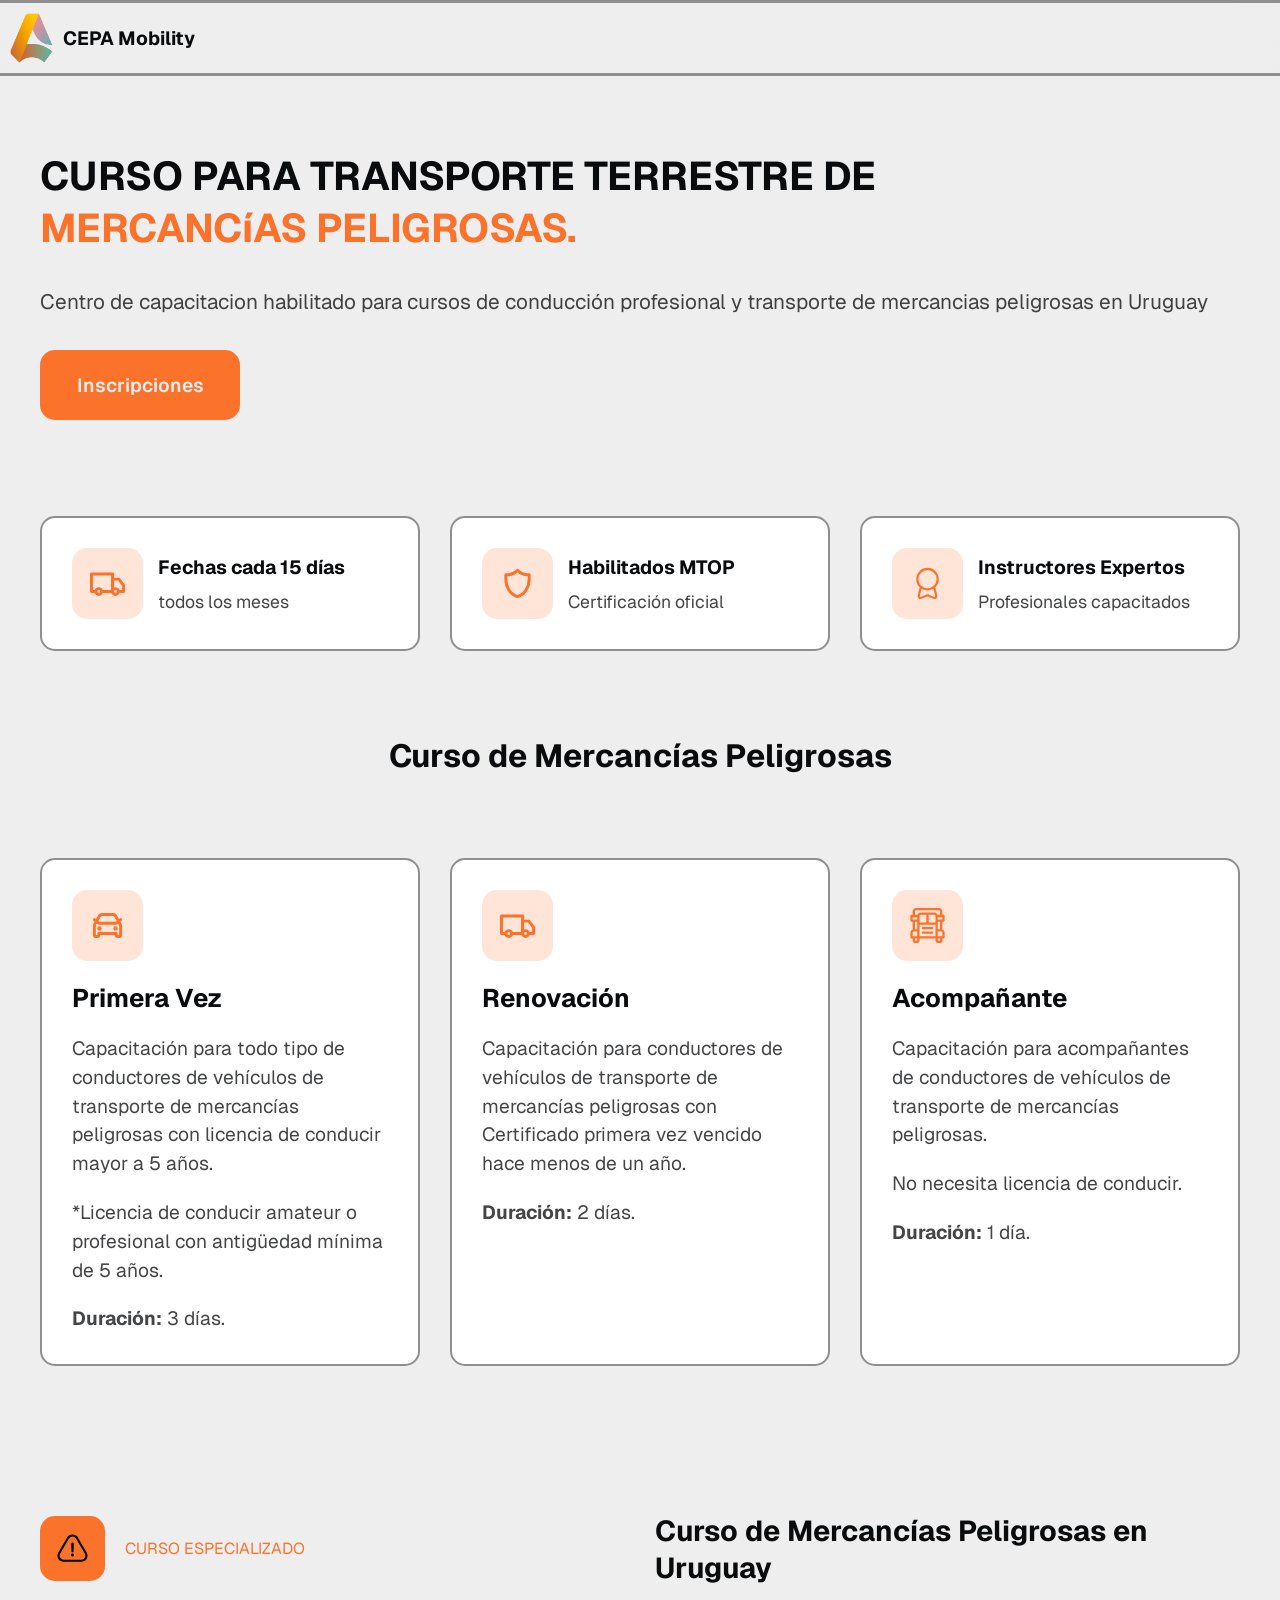
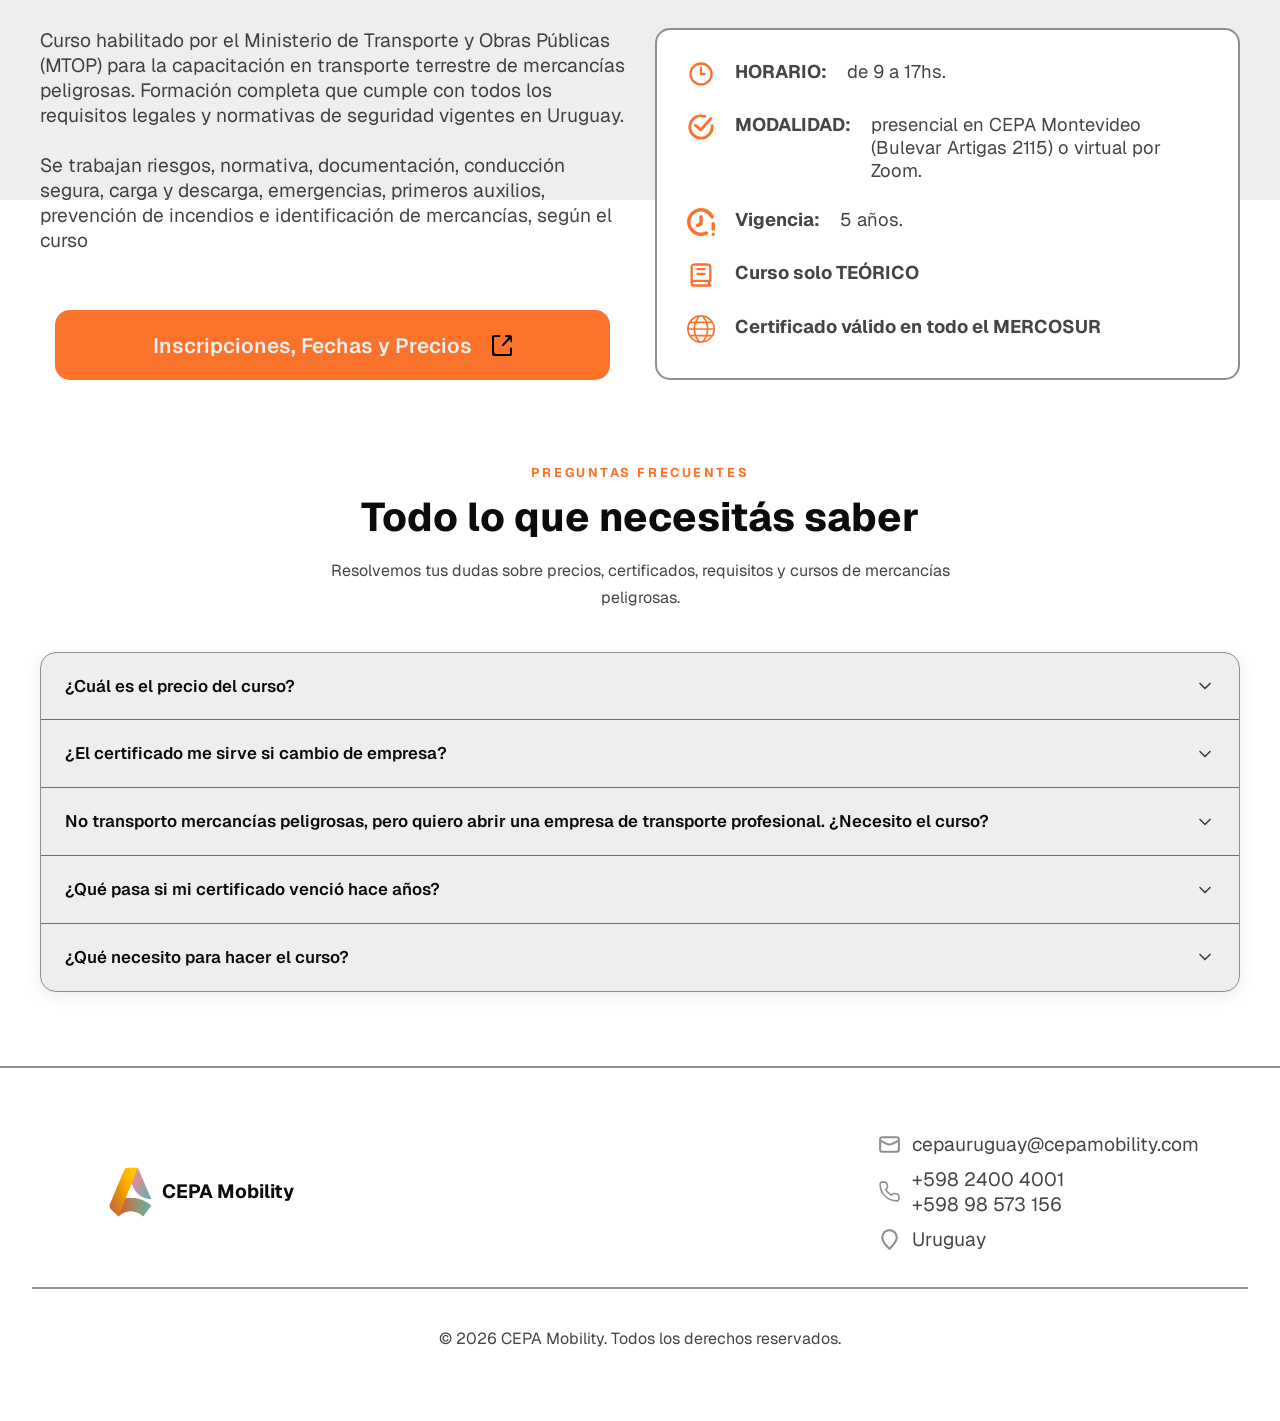
<file: index.html>
<!doctype html>
<html lang="es">
  <head>
    <meta charset="utf-8">
    <meta name="keywords" content="curso mercancías peligrosas Uruguay, curso MTOP, transporte cargas peligrosas, certificación conductores Uruguay">

    <!-- Autor -->
    <meta name="author" content="CEPA Mobility">
    <meta name="description" content="Curso de mercancías peligrosas en Uruguay. Capacitación para conductores, primera vez, renovación y acompañantes. Consultá fechas, precios e inscripción en CEPA Mobility.">

    <!-- Open Graph (redes sociales) -->
    <meta property="og:title" content="Curso de Mercancías Peligrosas en Uruguay | CEPA Mobility">
    <meta property="og:description" content="Capacitación en mercancías peligrosas para conductores y acompañantes. Consultá modalidades, requisitos, fechas y precios.">
    <meta property="og:image" content="https://mercanciaspeligrosascepa.uy/assets/logo_cepa.png">
    <meta property="og:type" content="website">
    <meta property="og:url" content="https://mercanciaspeligrosascepa.uy/">
    <meta name="viewport" content="width=device-width, initial-scale=1.0">

    <!-- Twitter -->
    <meta name="twitter:card" content="summary_large_image">

    <link rel="icon" type="image/x-icon" href="/assets/logo_cepa.png">

    <!-- Canonical -->
    <link rel="canonical" href="https://mercanciaspeligrosascepa.uy/">
    <link rel="stylesheet" href="css/styles.css" />
    <title>Curso de Mercancías Peligrosas en Uruguay | CEPA Mobility</title>

    <script type="application/ld+json">
      {
        "@context": "https://schema.org",
        "@graph": [
          {
            "@type": "Organization",
            "@id": "https://mercanciaspeligrosascepa.uy/#organization",
            "name": "CEPA Mobility",
            "url": "https://mercanciaspeligrosascepa.uy/",
            "logo": "https://mercanciaspeligrosascepa.uy/assets/logo_cepa.png"
          },
          {
            "@type": "Course",
            "@id": "https://mercanciaspeligrosascepa.uy/#curso",
            "name": "Curso de Mercancías Peligrosas en Uruguay",
            "description": "Curso para el transporte terrestre de mercancías peligrosas en Uruguay, con capacitación y certificación.",
            "provider": {
              "@id": "https://mercanciaspeligrosascepa.uy/#organization"
            },
            "inLanguage": "es-UY"
          }
        ]
      }
    </script>
  </head>
  <body>
    <div class="background"></div>
    <!-- Background -->

    <header class="header">
      <a href="/#">
        <div class="logo">
          <img loading="lazy" src="assets/logo_cepa.png" alt="Logo" />
          <h2 class="title"> CEPA Mobility </h2>
        </div>
      </a>
    </header>

    <section id="hero" class="hero">
      <h1 class="title">
        CURSO PARA TRANSPORTE TERRESTRE DE <span>MERCANCíAS PELIGROSAS.</span>
      </h1>

      <p class="aboutMe">
        Centro de capacitacion habilitado para cursos de conducción profesional
        y transporte de mercancias peligrosas en Uruguay
      </p>

      <div class="btns">
        <a href="#inscriptions" class="cursesBtn">
            Inscripciones
        </a>
      </div>

      <div class="cardContainer">
        <div class="item">
          <div class="logo">
            <img loading="lazy" src="assets/truck.svg" alt="Cursos completos de mercancías peligrosaas" />
          </div>
          <div class="dataContainer">
            <span class="title">Fechas cada 15 días</span>
            <span class="info">todos los meses</span>
          </div>
        </div>
        <div class="item">
          <div class="logo">
            <img loading="lazy" src="assets/shield.svg" alt="Habilitados para dictar cursos de mercancías peligrosas" />
          </div>
          <div class="dataContainer">
            <span class="title">Habilitados MTOP</span>
            <span class="info">Certificación oficial</span>
          </div>
        </div>
        <div class="item">
          <div class="logo">
            <img loading="lazy" src="assets/medal.svg" alt="Expertos en mercancías peligrosas" />
          </div>
          <div class="dataContainer">
            <span class="title">Instructores Expertos</span>
            <span class="info">Profesionales capacitados</span>
          </div>
        </div>
      </div>
    </section>
      
    <section id="dangerous-materials">
      <h2 class="title"> Curso de Mercancías Peligrosas </h2>
      <div class="cardContainer">
        <div class="item">
          <div class="logo">
            <img loading="lazy" src="assets/car.svg" alt="Primera vez curso mercancías peligrosas" />
          </div>
          <h3 class="title">Primera Vez</h3>
          <span class="info">
            Capacitación para todo tipo de conductores de vehículos de
            transporte de mercancías peligrosas con licencia de conducir mayor a
            5 años.
          </span>
          <span class="info">*Licencia de conducir amateur o profesional con antigüedad mínima de 5 años.</span>
          <span class="info"><b>Duración:</b> 3 días.</span>
        </div>
        <div class="item">
          <div class="logo">
            <img loading="lazy" src="assets/truck.svg" alt="Renovación curso mercancías peligrosas" />
          </div>
          <h3 class="title">Renovación</h3>
          <span class="info">
            Capacitación para conductores de vehículos de transporte de
            mercancías peligrosas con Certificado primera vez vencido hace menos
            de un año.
          </span>
          <span class="info"><b>Duración:</b> 2 días.</span>
        </div>
        <div class="item">
          <div class="logo">
            <img loading="lazy" src="assets/tritren.svg" alt="Curso acompañante mercancías peligrosas" />
          </div>
          <h3 class="title">Acompañante</h3>
          <span class="info">
            Capacitación para acompañantes de conductores de vehículos de
            transporte de mercancías peligrosas.
          </span>
          <span class="info">No necesita licencia de conducir.</span>
          <span class="info"><b>Duración:</b> 1 día.</span>
        </div>
      </div>
    </section> 

    <section id="inscriptions">
      <p class="subtitle">
        <span class="logo">
          <img loading="lazy" src="assets/alert.svg" alt="dangerous" />
        </span>
        CURSO ESPECIALIZADO
      </p>
      <h2 class="title">Curso de Mercancías Peligrosas en Uruguay</h2>
      <p class="info">
        Curso habilitado por el Ministerio de Transporte y Obras Públicas (MTOP)
        para la capacitación en transporte terrestre de mercancías peligrosas. Formación
        completa que cumple con todos los requisitos legales y normativas de
        seguridad vigentes en Uruguay.
        <br>
        <br>
        Se trabajan riesgos, normativa, documentación, conducción segura, carga y descarga, emergencias, primeros auxilios, prevención de incendios e identificación de mercancías, según el curso
      </p>
      <div class="card">
        <span class="listed">
          <img loading="lazy" src="assets/clock.svg" alt="list" />
          <b>HORARIO: </b>de 9 a 17hs.
        </span>
        <span class="listed">
          <img loading="lazy" src="assets/list.svg" alt="list" />
          <b>MODALIDAD: </b>presencial en CEPA Montevideo (Bulevar Artigas 2115) o virtual por Zoom.
        </span>
        <span class="listed">
          <img loading="lazy" src="assets/expire.svg" alt="list" />
          <b>Vigencia: </b>5 años.
        </span>
        <span class="listed">
          <img loading="lazy" src="assets/book.svg" alt="list" />
          <b>Curso solo TEÓRICO</b>
        </span>
        <span class="listed">
          <img loading="lazy" src="assets/world.svg" alt="list" />
          <b>Certificado válido en todo el MERCOSUR</b>
        </span>
      </div>
      <div class="btn">
        <a
          href="https://cepamobility.uy/#elementor-tab-title-2401"
        >
            Inscripciones, Fechas y Precios
            <img loading="lazy" src="assets/send.svg" alt="Inscribirse en nuestros cursos de mercancías peligrosas" />
        </a>
      </div>
    </section>

    <section id="faq" class="faq">
      <div class="faq__container">

        <div class="faq__header">
          <p class="faq__eyebrow">Preguntas frecuentes</p>

          <h2 class="faq__title">
            Todo lo que necesitás saber
          </h2>

          <p class="faq__description">
            Resolvemos tus dudas sobre precios, certificados,
            requisitos y cursos de mercancías peligrosas.
          </p>
        </div>

        <div class="faq__accordion">

          <!-- Pregunta 1 -->
          <article class="faq__item">
            <h3 class="faq__question">
              <button
                class="faq__trigger"
                type="button"
                id="faq-trigger-1"
                aria-expanded="false"
                aria-controls="faq-panel-1"
              >
                <span>¿Cuál es el precio del curso?</span>

                <svg class="faq__icon"
                    xmlns="http://www.w3.org/2000/svg"
                    width="20" height="20"
                    viewBox="0 0 24 24"
                    fill="none" stroke="currentColor"
                    stroke-width="2"
                    stroke-linecap="round"
                    stroke-linejoin="round"
                    aria-hidden="true">
                  <path d="m6 9 6 6 6-6"></path>
                </svg>
              </button>
            </h3>

            <div
              class="faq__panel"
              id="faq-panel-1"
              role="region"
              aria-labelledby="faq-trigger-1"
              hidden
            >
              <p>
                Encontrá el precio actualizado e iniciá tu inscripción en nuestra página de inscripciones.
              </p>
              <div class="faq__subitem">
                <div>
                  <p class="faq__subq">¿Puede inscribirse un particular o debe hacerlo una empresa?</p>
                  <p class="faq__suba">Se puede hacer de forma particular o por otra empresa.</p>
                </div>
                <div>
                  <p class="faq__subq">¿El curso puede dictarse en las instalaciones de nuestra empresa?</p>
                  <p class="faq__suba">Sí. Consultanos por coordinación, con un mínimo de 15 personas.</p>
                </div>
              </div>
              <a
                class="faq__link"
                href="https://cepamobility.uy/#elementor-tab-title-2401"
                target="_blank"
                rel="noopener noreferrer"
              >
                Consultar precios e inscripciones
                <span aria-hidden="true">↗</span>
              </a>
            </div>
          </article>

          <!-- Pregunta 2 -->
          <article class="faq__item">
            <h3 class="faq__question">
              <button
                class="faq__trigger"
                type="button"
                id="faq-trigger-2"
                aria-expanded="false"
                aria-controls="faq-panel-2"
              >
                <span>¿El certificado me sirve si cambio de empresa?</span>

                <svg class="faq__icon"
                    xmlns="http://www.w3.org/2000/svg"
                    width="20" height="20"
                    viewBox="0 0 24 24"
                    fill="none" stroke="currentColor"
                    stroke-width="2"
                    stroke-linecap="round"
                    stroke-linejoin="round"
                    aria-hidden="true">
                  <path d="m6 9 6 6 6-6"></path>
                </svg>
              </button>
            </h3>

            <div
              class="faq__panel"
              id="faq-panel-2"
              role="region"
              aria-labelledby="faq-trigger-2"
              hidden
            >
              <p>
                Sí. Es un documento personal, por lo que mantiene su validez aunque cambies de empresa
              </p>
            </div>
          </article>

          <!-- Pregunta 3 -->
          <article class="faq__item">
            <h3 class="faq__question">
              <button
                class="faq__trigger"
                type="button"
                id="faq-trigger-3"
                aria-expanded="false"
                aria-controls="faq-panel-3"
              >
                <span>
                  No transporto mercancías peligrosas, pero quiero abrir
                  una empresa de transporte profesional. ¿Necesito el curso?
                </span>

                <svg class="faq__icon"
                    xmlns="http://www.w3.org/2000/svg"
                    width="20" height="20"
                    viewBox="0 0 24 24"
                    fill="none" stroke="currentColor"
                    stroke-width="2"
                    stroke-linecap="round"
                    stroke-linejoin="round"
                    aria-hidden="true">
                  <path d="m6 9 6 6 6-6"></path>
                </svg>
              </button>
            </h3>

            <div
              class="faq__panel"
              id="faq-panel-3"
              role="region"
              aria-labelledby="faq-trigger-3"
              hidden
            >
              <p>
                Sí. Es uno de los cursos que exige el MTOP para abrir una empresa de transporte profesional.
              </p>
            </div>
          </article>

          <!-- Pregunta 4 -->
          <article class="faq__item">
            <h3 class="faq__question">
              <button
                class="faq__trigger"
                type="button"
                id="faq-trigger-4"
                aria-expanded="false"
                aria-controls="faq-panel-4"
              >
                <span>¿Qué pasa si mi certificado venció hace años?</span>

                <svg class="faq__icon"
                    xmlns="http://www.w3.org/2000/svg"
                    width="20" height="20"
                    viewBox="0 0 24 24"
                    fill="none" stroke="currentColor"
                    stroke-width="2"
                    stroke-linecap="round"
                    stroke-linejoin="round"
                    aria-hidden="true">
                  <path d="m6 9 6 6 6-6"></path>
                </svg>
              </button>
            </h3>

            <div
              class="faq__panel"
              id="faq-panel-4"
              role="region"
              aria-labelledby="faq-trigger-4"
              hidden
            >
              <p>
                La renovación aplica hasta el año de vencido. Pasado ese tiempo, debés hacer el curso como primera vez.
              </p>
            </div>
          </article>

          <!-- Pregunta 5 -->
          <article class="faq__item">
            <h3 class="faq__question">
              <button
                class="faq__trigger"
                type="button"
                id="faq-trigger-5"
                aria-expanded="false"
                aria-controls="faq-panel-5"
              >
                <span>¿Qué necesito para hacer el curso?</span>

                <svg class="faq__icon"
                    xmlns="http://www.w3.org/2000/svg"
                    width="20" height="20"
                    viewBox="0 0 24 24"
                    fill="none" stroke="currentColor"
                    stroke-width="2"
                    stroke-linecap="round"
                    stroke-linejoin="round"
                    aria-hidden="true">
                  <path d="m6 9 6 6 6-6"></path>
                </svg>
              </button>
            </h3>

            <div
              class="faq__panel"
              id="faq-panel-5"
              role="region"
              aria-labelledby="faq-trigger-5"
              hidden
            >
              <p>
                Libreta de conducir amateur o profesional con una antigüedad de mínimo 5 años.
              </p>

              <div class="faq__subitem">
                <div>
                  <p class="faq__subq">¿Si no tengo libreta puedo hacer el curso?</p>
                  <p class="faq__suba">Si. Puede hacer el curso como acompañante.</p>
                </div>
                <div>
                  <p class="faq__subq">¿Necesito estudiar algo antes?</p>
                  <p class="faq__suba">No. La evaluación se basa en lo dictado en el curso y el manual entregado.</p>
                </div>
              </div>
            </div>
          </article>

        </div>
      </div>
    </section>

    <footer id="footer">
      <div class="logo">
        <img loading="lazy" src="assets/logo_cepa.png" alt="Logo" />
        <h1 class="title"> CEPA Mobility </h1>
      </div>
      <div class="contact">
        <p class="mail">
          <img loading="lazy" src="assets/mail.svg" alt="mail" />
          cepauruguay@cepamobility.com
        </p>
        <p class="phone">
          <img loading="lazy" src="assets/phone.svg" alt="phone" />
          +598 2400 4001 <br>
          +598 98 573 156
        </p>
        <p class="location">
          <img loading="lazy" src="assets/location.svg" alt="location" />
          Uruguay
        </p>
      </div>
      <p class="cp">
        © 2026 CEPA Mobility. Todos los derechos reservados.
      </p>
    </footer>
    <script src="js/faq.js" defer></script>
  </body>
</html>
</file>
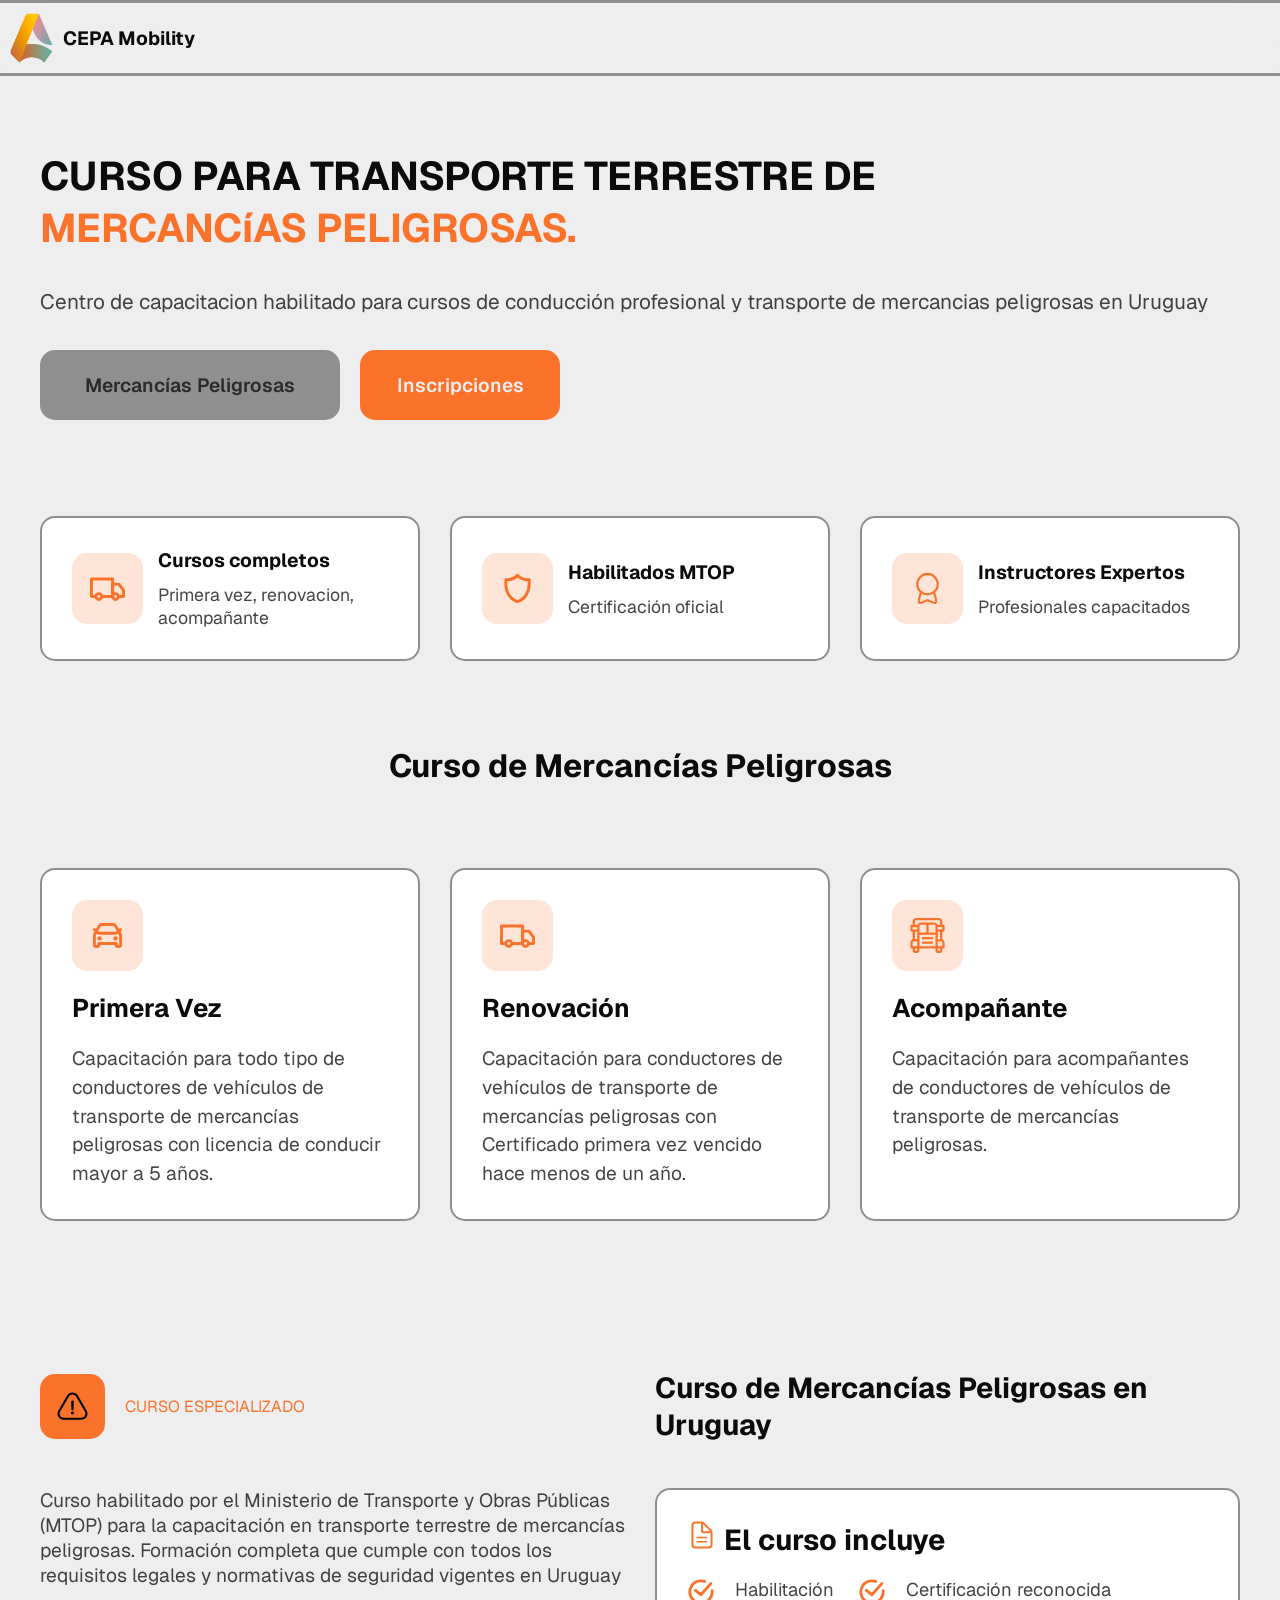
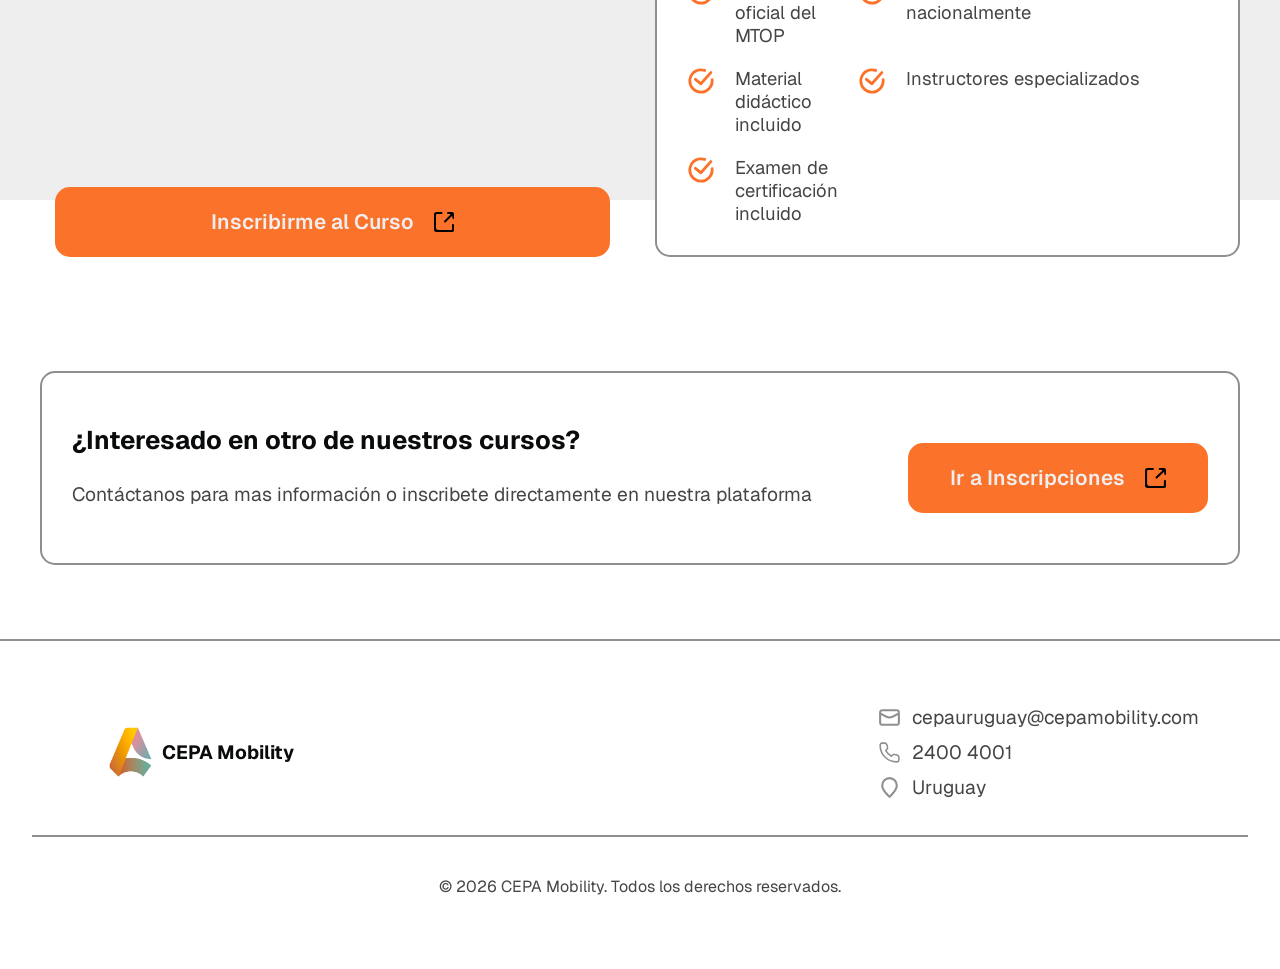
<file: public/index.html>
<!doctype html>
<html lang="es">
  <head>
    <meta name="keywords" content="curso mercancías peligrosas Uruguay, curso MTOP, transporte cargas peligrosas, certificación conductores Uruguay">

    <!-- Autor -->
    <meta name="author" content="CEPA Mobility">
    <meta name="description" content="Curso de mercancías peligrosas en Uruguay habilitado por el MTOP. Inscribite hoy.">

    <!-- Open Graph (redes sociales) -->
    <meta property="og:title" content="Curso de Mercancías Peligrosas | CEPA Mobility">
    <meta property="og:description" content="Capacitación oficial habilitada por el MTOP en Uruguay. Certificación incluida.">
    <meta property="og:image" content="https://cepamobility.com/assets/logo_cepa.png">
    <meta property="og:type" content="website">
    <meta property="og:url" content="https://cepamobility.com">

    <!-- Twitter -->
    <meta name="twitter:card" content="summary_large_image">

    <!-- Canonical -->
    <link rel="canonical" href="https://cepamobility.com">

    <link rel="stylesheet" href="../css/styles.css" />
    <title>CEPA Mercancias</title>
  </head>
  <body>
    <div class="background"></div>
    <!-- Background -->

    <header class="header">
      <a href="/#">
        <div class="logo">
          <img loading="lazy" src="../assets/logo_cepa.png" alt="Logo" />
          <h1 class="title"> CEPA Mobility </h1>
        </div>
      </a>
    </header>

    <section id="hero" class="hero">
      <h2 class="title">
        CURSO PARA TRANSPORTE TERRESTRE DE <span>MERCANCíAS PELIGROSAS.</span>
      </h2>

      <p class="aboutMe">
        Centro de capacitacion habilitado para cursos de conducción profesional
        y transporte de mercancias peligrosas en Uruguay
      </p>

      <div class="btns">
        <a href="/#dangerous-materials" class="dangerous-materialsButton button">Mercancías Peligrosas</a>
        <a href="/#inscriptions" class="cursesBtn">
            Inscripciones
        </a>
      </div>

      <div class="cardContainer">
        <div class="item">
          <div class="logo">
            <img loading="lazy" src="../assets/truck.svg" alt="Cursos completos de mercancías peligrosaas" />
          </div>
          <div class="dataContainer">
            <span class="title">Cursos completos</span>
            <span class="info">Primera vez, renovacion, acompañante</span>
          </div>
        </div>
        <div class="item">
          <div class="logo">
            <img loading="lazy" src="../assets/shield.svg" alt="Habilitados para dictar cursos de mercancías peligrosas" />
          </div>
          <div class="dataContainer">
            <span class="title">Habilitados MTOP</span>
            <span class="info">Certificación oficial</span>
          </div>
        </div>
        <div class="item">
          <div class="logo">
            <img loading="lazy" src="../assets/medal.svg" alt="Expertos en mercancías peligrosas" />
          </div>
          <div class="dataContainer">
            <span class="title">Instructores Expertos</span>
            <span class="info">Profesionales capacitados</span>
          </div>
        </div>
      </div>
    </section>

    <section id="dangerous-materials">
      <h2 class="title"> Curso de Mercancías Peligrosas </h2>
      <div class="cardContainer">
        <div class="item">
          <div class="logo">
            <img loading="lazy" src="../assets/car.svg" alt="Primera vez curso mercancías peligrosas" />
          </div>
          <span class="title">Primera Vez</span>
          <span class="info">
            Capacitación para todo tipo de conductores de vehículos de
            transporte de mercancías peligrosas con licencia de conducir mayor a
            5 años.
          </span>
        </div>
        <div class="item">
          <div class="logo">
            <img loading="lazy" src="../assets/truck.svg" alt="Renovación curso mercancías peligrosas" />
          </div>
          <span class="title">Renovación</span>
          <span class="info">
            Capacitación para conductores de vehículos de transporte de
            mercancías peligrosas con Certificado primera vez vencido hace menos
            de un año.
          </span>
        </div>
        <div class="item">
          <div class="logo">
            <img loading="lazy" src="../assets/tritren.svg" alt="Curso acompañante mercancías peligrosas" />
          </div>
          <span class="title">Acompañante</span>
          <span class="info">
            Capacitación para acompañantes de conductores de vehículos de
            transporte de mercancías peligrosas.
          </span>
        </div>
      </div>
    </section>

    <section id="inscriptions">
      <p class="subtitle">
        <span class="logo">
          <img loading="lazy" src="../assets/alert.svg" alt="dangerous" />
        </span>
        CURSO ESPECIALIZADO
      </p>
      <h2 class="title">Curso de Mercancías Peligrosas en Uruguay</h2>
      <p class="info">
        Curso habilitado por el Ministerio de Transporte y Obras Públicas (MTOP)
        para la capacitación en transporte terrestre de mercancías peligrosas. Formación
        completa que cumple con todos los requisitos legales y normativas de
        seguridad vigentes en Uruguay
      </p>
      <div class="card">
        <span class="title">
          <img loading="lazy" src="../assets/doc.svg" alt="doc" />
          El curso incluye
        </span>
        <span class="listed">
          <img loading="lazy" src="../assets/list.svg" alt="list" />
          Habilitación oficial del MTOP
        </span>
        <span class="listed">
          <img loading="lazy" src="../assets/list.svg" alt="list" />
          Certificación reconocida nacionalmente
        </span>
        <span class="listed">
          <img loading="lazy" src="../assets/list.svg" alt="list" />
          Material didáctico incluido
        </span>
        <span class="listed">
          <img loading="lazy" src="../assets/list.svg" alt="list" />
          Instructores especializados
        </span>
        <span class="listed">
          <img loading="lazy" src="../assets/list.svg" alt="list" />
          Examen de certificación incluido
        </span>
      </div>
      <div class="btn">
        <a
          href="https://docs.google.com/forms/d/e/1FAIpQLSdVnL2bep72p_fHfjIcbntOnDPRHHmMQ032leKUEvv5wP9RVA/viewform?usp=sf_link"
        >
            Inscribirme al Curso
            <img loading="lazy" src="../assets/send.svg" alt="Inscribirse en nuestros cursos de mercancías peligrosas" />
        </a>
      </div>
    </section>
    <section id="others">
      <div class="item interested">
          <h2 class="title"> ¿Interesado en otro de nuestros cursos? </h2>
          <p class="info">
            Contáctanos para mas información o inscribete directamente en
            nuestra plataforma
          </p>
          <a href="https://cepamobility.uy/">
              Ir a Inscripciones
              <img loading="lazy" src="../assets/send.svg" alt="send" />
          </a>
      </div>
    </section>

    <footer id="footer">
      <div class="logo">
        <img loading="lazy" src="../../assets/logo_cepa.png" alt="Logo" />
        <h1 class="title"> CEPA Mobility </h1>
      </div>
      <div class="contact">
        <p class="mail">
          <img loading="lazy" src="../assets/mail.svg" alt="mail" />
          cepauruguay@cepamobility.com
        </p>
        <p class="phone">
          <img loading="lazy" src="../assets/phone.svg" alt="phone" />
          2400 4001
        </p>
        <p class="location">
          <img loading="lazy" src="../assets/location.svg" alt="location" />
          Uruguay
        </p>
      </div>
      <p class="cp">
        © 2026 CEPA Mobility. Todos los derechos reservados.
      </p>
    </footer>
  </body>
</html>
</file>
<file: css/styles.css>
@import url(https://fonts.googleapis.com/css2?family=Geist:wght@100..900&display=swap);
:root {
  --background: rgb(9, 11, 13);
  --muted-background: rgb(14, 16, 17);
  --background-foreground: rgba(9, 11, 13, 0.76);
  --foreground: rgb(238, 238, 238);
  --muted-foreground: rgb(143, 143, 143);
  --primary: rgb(251, 114, 43);
  --dark-primary: rgb(187, 80, 27);
  --muted-primary: rgba(251, 112, 43, 0.185);
  --primary-foreground: rgba(251, 112, 43, 0.253);
  --border: rgb(39, 41, 43);
  --dark-border: rgba(39, 41, 43, 0.63);
  --ring: rgb(251, 114, 43);
  --button: rgb(238, 238, 238);
  --spacing: .25rem;
}
@media (prefers-color-scheme: light) {
  :root {
    --background-foreground: rgba(238, 238, 238, 0.63);
    --border: rgb(143, 143, 143);
    --background: rgb(238, 238, 238);
    --foreground: rgb(9, 11, 13);
    --muted-foreground: rgba(9, 11, 13, 0.76);
    --muted-background: #fff;
    --button: var(--muted-foreground);
  }
}
p,
h1,
h2,
h3,
h4 {
  margin: 0;
}
html {
  scroll-behavior: smooth;
}
a {
  color: var(--background);
  text-decoration: none;
  width: 100%;
  display: flex;
  justify-content: center;
  align-items: center;
}
a:visited {
  color: none;
}
body {
  margin: 0;
  font-family: "Geist", sans-serif;
  color: var(--foreground);
}
.background {
  width: 100%;
  height: 200vh;
  background-color: var(--background);
  position: fixed;
  top: 0;
  left: 0;
  z-index: -20;
}
.header {
  padding: 10px;
  border-block: 3px var(--border) solid;
  position: sticky;
  top: 0;
  background-color: var(--background-foreground);
  backdrop-filter: blur(20px);
}
.header .logo,
#footer .logo {
  display: flex;
  align-items: center;
  gap: 10px;
  color: var(--foreground);
}
.header .logo .title,
#footer .logo .title {
  font-size: 1.2rem;
  font-weight: 700;
}
.header .logo img,
#footer .logo img {
  height: 50px;
}
#hero {
  margin-top: 4rem;
  display: flex;
  flex-direction: column;
  gap: 2rem;
  justify-content: space-between;
  padding: 10px;
}
#hero .title {
  font-size: 2.5rem;
  font-weight: 700;
}
#hero .title span {
  color: var(--primary);
}
#hero .aboutMe {
  font-size: 1.3rem;
  color: var(--muted-foreground);
  line-height: 2rem;
}
#hero .btns {
  display: flex;
  flex-direction: column;
  gap: 20px;
}
#hero .btns a {
  height: 70px;
  width: 100%;
  font-size: 1.2rem;
  font-weight: 600;
  border-radius: 15px;
  border: none;
  transition: 300ms;
  cursor: pointer;
}
#hero .btns .cursesBtn {
  background-color: var(--primary);
}
#hero .btns .cursesBtn:hover {
  background-color: var(--dark-primary);
}
#hero .btns .dangerous-materialsButton {
  background-color: var(--border);
  color: var(--button);
}
#hero .btns .dangerous-materialsButton:hover {
  background-color: var(--dark-border);
}
#hero .cardContainer {
  display: flex;
  flex-direction: column;
  gap: 30px;
  margin-top: 4rem;
}
#hero .cardContainer .item {
  background-color: var(--muted-background);
  border: 2px var(--border) solid;
  border-radius: 15px;
  padding: 30px;
  display: flex;
  align-items: center;
  gap: 15px;
}
#hero .cardContainer .item .logo {
  padding: 18px;
  background-color: var(--muted-primary);
  width: fit-content;
  border-radius: 15px;
  display: flex;
  justify-content: center;
  align-items: center;
}
#hero .cardContainer .item .logo img {
  height: 35px;
  width: 35px;
}
#hero .cardContainer .item .dataContainer {
  display: flex;
  flex-direction: column;
  gap: 10px;
}
#hero .cardContainer .item .dataContainer .info {
  color: var(--muted-foreground);
  font-size: 1.1rem;
}
#hero .cardContainer .item .dataContainer .title {
  font-size: 1.2rem;
}
#dangerous-materials {
  scroll-margin-top: 80px;
  margin-top: 4rem;
  padding: 10px;
  display: flex;
  flex-direction: column;
  gap: 2rem;
  align-items: center;
}
#dangerous-materials .title {
  display: flex;
  flex-direction: column;
  font-size: 2rem;
  font-weight: 700;
  text-align: center;
  gap: 10px;
}
#dangerous-materials .cardContainer .item {
  display: flex;
  flex-direction: column;
  align-items: start;
  gap: 20px;
  margin-block: 50px;
  background-color: var(--muted-background);
  padding: 30px;
  border-radius: 15px;
  border: 2px var(--border) solid;
  transition: 300ms;
}
#dangerous-materials .cardContainer .item:hover {
  border-color: var(--primary-foreground);
}
#dangerous-materials .cardContainer .item:hover .logo {
  background-color: var(--primary-foreground);
}
#dangerous-materials .cardContainer .item .logo {
  background-color: var(--muted-primary);
  width: fit-content;
  height: fit-content;
  padding: 18px;
  border-radius: 15px;
  display: flex;
  justify-content: center;
  align-items: center;
  transition: 300ms;
}
#dangerous-materials .cardContainer .item .logo img {
  width: 35px;
  height: 35px;
}
#dangerous-materials .cardContainer .item .title {
  font-size: 1.6rem;
}
#dangerous-materials .cardContainer .item .info {
  font-size: 1.2rem;
  color: var(--muted-foreground);
  line-height: 1.8rem;
}
#dangerous-materials .cardContainer .item button {
  height: 70px;
  width: 100%;
  font-size: 1.3rem;
  font-weight: 600;
  border-radius: 15px;
  border: none;
  transition: 300ms;
  cursor: pointer;
  background-color: var(--primary);
  margin-top: 20px;
  display: flex;
  justify-content: center;
  align-items: center;
  gap: 20px;
}
#dangerous-materials .cardContainer .item button:hover {
  background-color: var(--dark-primary);
}
#dangerous-materials .cardContainer .item button img {
  width: 1.3rem;
}
#inscriptions {
  scroll-margin-top: 80px;
  padding: 10px;
  display: flex;
  flex-direction: column;
  gap: 30px;
  margin-top: 4rem;
}
#inscriptions .subtitle {
  display: flex;
  align-items: center;
  gap: 20px;
  color: var(--primary);
}
#inscriptions .title {
  font-size: 1.8rem;
  font-weight: 700;
}
#inscriptions .subtitle .logo {
  display: flex;
  justify-content: center;
  align-items: center;
  background-color: var(--primary);
  width: fit-content;
  padding: 15px;
  border-radius: 15px;
}
#inscriptions .subtitle .logo img {
  height: 35px;
}
#inscriptions .info {
  font-size: 1.2rem;
  color: var(--muted-foreground);
  grid-row: span 2;
}
#inscriptions .card .title img {
  height: 30px;
}
#inscriptions .card {
  display: grid;
  grid-template-columns: repeat(1, 1fr);
  gap: 20px;
  background-color: var(--muted-background);
  border: 2px var(--border) solid;
  border-radius: 15px;
  padding: 30px;
}
#inscriptions .card .listed {
  display: flex;
  gap: 20px;
  color: var(--muted-foreground);
  font-size: 1.15rem;
}
#inscriptions .card .listed img {
  height: 28px;
}
#inscriptions .btn {
  display: flex;
  justify-content: center;
}
#inscriptions .btn a {
  width: 100%;
  display: flex;
  justify-content: center;
}
#inscriptions .btn a {
  height: 70px;
  width: 95%;
  font-size: 1.3rem;
  font-weight: 600;
  border-radius: 15px;
  border: none;
  transition: 300ms;
  cursor: pointer;
  background-color: var(--primary);
  margin-top: 20px;
  display: flex;
  justify-content: center;
  align-items: center;
  gap: 20px;
}
#inscriptions .btn a:hover {
  background-color: var(--dark-primary);
}
#inscriptions .btn a img {
  width: 1.3rem;
}
#others {
  margin-top: 4rem;
  padding: 10px;
}
#others .item {
  display: flex;
  flex-direction: column;
  align-items: start;
  gap: 20px;
  margin-top: 50px;
  background-color: var(--muted-background);
  padding: 30px;
  border-radius: 15px;
  border: 2px var(--border) solid;
  transition: 300ms;
}
#others .item:hover {
  border-color: var(--primary-foreground);
}
#others .item:hover .logo {
  background-color: var(--primary-foreground);
}
#others .item .logo {
  background-color: var(--muted-primary);
  width: fit-content;
  height: fit-content;
  padding: 18px;
  border-radius: 15px;
  display: flex;
  justify-content: center;
  align-items: center;
  transition: 300ms;
}
#others .item .logo img {
  width: 35px;
  height: 35px;
}
#others .item .title {
  font-size: 1.6rem;
}
#others .item .info {
  font-size: 1.2rem;
  color: var(--muted-foreground);
  line-height: 1.8rem;
}
#others .item a {
  height: 70px;
  width: 100%;
  font-size: 1.3rem;
  font-weight: 600;
  border-radius: 15px;
  border: none;
  transition: 300ms;
  cursor: pointer;
  background-color: var(--primary);
  margin-top: 20px;
  display: flex;
  justify-content: center;
  align-items: center;
  gap: 20px;
}
#others .item a:hover {
  background-color: var(--dark-primary);
}
#others .item a img {
  width: 1.3rem;
}
#footer {
  width: 100%;
  display: flex;
  flex-direction: column;
  align-items: center;
  margin-top: 4rem;
  background-color: var(--muted-background);
  border-top: 2px var(--border) solid;
  padding-top: 4rem;
  padding-bottom: 2rem;
  gap: 35px;
}
#footer .contact {
  display: flex;
  flex-direction: column;
  grid-column: 5 / 7;
  gap: 10px;
  align-items: start;
}
#footer .contact .mail,
#footer .contact .location,
#footer .contact .phone {
  font-size: 1.2rem;
  color: var(--muted-foreground);
  display: flex;
  align-items: center;
  gap: 10px;
}
#footer .cp {
  width: 95%;
  height: 100px;
  display: flex;
  justify-content: center;
  align-items: center;
  color: var(--muted-foreground);
  border-top: 2px var(--border) solid;
  text-align: center;
}
#footer .contact .mail img,
#footer .contact .location img,
#footer .contact .phone img {
  width: 25px;
}

/* ==============================
   FAQ - CEPA Mobility
   ============================== */

.faq {
  margin-top: 4rem;
  color: var(--foreground);
  margin-inline: 30px;
  padding: 10px;
}

.faq__container {
  width: 100%;
}

/* Encabezado */

.faq__header {
  margin-bottom: 2.5rem;
  text-align: center;
}

.faq__eyebrow {
  margin: 0 0 0.75rem;
  color: var(--primary);
  font-size: 0.8rem;
  font-weight: 700;
  text-transform: uppercase;
  letter-spacing: 0.2em;
}

.faq__title {
  margin: 0;
  color: var(--foreground);
  font-family: "Geist", sans-serif;
  font-size: clamp(1.8rem, 4vw, 2.5rem);
  font-weight: 750;
  line-height: 1.2;
  text-wrap: balance;
}

.faq__description {
  max-width: 620px;
  margin: 1rem auto 0;
  color: var(--muted-foreground);
  font-size: 1rem;
  line-height: 1.7;
}

/* Contenedor del acordeón */

.faq__accordion {
  overflow: hidden;
  border: 1px solid var(--border);
  border-radius: 1rem;
  background: var(--background);
  box-shadow: 0 4px 16px rgba(0, 0, 0, 0.08);
}

/* Elementos */

.faq__item {
  margin: 0;
  padding: 0 1.5rem;
  border-bottom: 1px solid var(--dark-border);
}

.faq__item:last-child {
  border-bottom: none;
}

.faq__question {
  margin: 0;
  font-size: inherit;
}

/* Botón de cada pregunta */

.faq__trigger {
  display: flex;
  width: 100%;
  align-items: center;
  justify-content: space-between;
  gap: 1rem;

  padding: 1.25rem 0;
  border: none;
  border-radius: 0;
  background: transparent;
  color: var(--foreground);

  font: inherit;
  font-family: "Geist", sans-serif;
  font-size: 1.05rem;
  font-weight: 600;
  line-height: 1.6;
  text-align: left;

  cursor: pointer;
  transition: color 180ms ease;
}

.faq__trigger:hover {
  color: var(--primary);
}

.faq__trigger:focus-visible {
  outline: 2px solid var(--ring);
  outline-offset: 4px;
  border-radius: 4px;
}

.faq__trigger:disabled {
  cursor: not-allowed;
  opacity: 0.5;
}

/* Icono */

.faq__icon {
  flex-shrink: 0;
  color: var(--muted-foreground);
  transition:
    transform 220ms ease,
    color 180ms ease;
}

.faq__trigger[aria-expanded="true"] .faq__icon {
  transform: rotate(180deg);
  color: var(--primary);
}

/* Respuestas */

.faq__panel {
  padding: 0 0 1.5rem;
  color: var(--muted-foreground);
  font-size: 0.95rem;
  line-height: 1.8;
  overflow-wrap: anywhere;
}

.faq__panel[hidden] {
  display: none;
}

.faq__panel p {
  margin: 0 0 1rem;
}

.faq__panel p:last-child {
  margin-bottom: 0;
}

/* Enlaces de acción */

.faq__link {
  display: inline-flex;
  align-items: center;
  gap: 0.4rem;

  margin-top: 0.5rem;
  color: var(--primary);
  font-size: 0.92rem;
  font-weight: 650;
  text-decoration: none;

  transition:
    color 180ms ease,
    gap 180ms ease;
}

.faq__link:hover {
  color: var(--dark-primary);
  gap: 0.65rem;
  text-decoration: underline;
  text-underline-offset: 4px;
}

.faq__link:focus-visible {
  outline: 2px solid var(--ring);
  outline-offset: 4px;
  border-radius: 2px;
}

.faq__subitem {
  padding-left: 1.25rem;
  border-left: 1px solid var(--primary);
  display: flex;
  flex-direction: column;
  gap: 1rem;
  margin-top: 1.25rem;
}

.faq__subq {
  color: var(--foreground);
  font-weight: 500;
}

.faq__suba {
  color: var(--muted-foreground);
  line-height: 1.625;
  margin-top: 0.25rem;
}

/* Responsive */

@media (max-width: 600px) {
  .faq {
    padding: 3.5rem 1rem;
  }

  .faq__header {
    margin-bottom: 2rem;
  }

  .faq__description {
    font-size: 0.93rem;
  }

  .faq__accordion {
    border-radius: 0.75rem;
  }

  .faq__item {
    padding: 0 1rem;
  }

  .faq__trigger {
    padding: 1.1rem 0;
    font-size: 0.95rem;
    gap: 0.75rem;
  }

  .faq__icon {
    width: 18px;
    height: 18px;
  }

  .faq__panel {
    padding-bottom: 1.25rem;
    font-size: 0.9rem;
  }
}

/* Accesibilidad: reducir animaciones */

@media (prefers-reduced-motion: reduce) {
  .faq__trigger,
  .faq__icon,
  .faq__link {
    transition: none;
  }
}

@media (min-width: 768px) {
  #hero,
  #dangerous-materials,
  #inscriptions,
  #others {
    margin-inline: 30px;
  }
  #hero .title {
    max-width: 55rem;
  }
  a {
    width: fit-content;
  }
  #hero .btns {
    display: flex;
    flex-direction: row;
    justify-self: start;
  }
  #hero .btns .cursesBtn {
    width: 200px;
  }
  #hero .btns .dangerous-materialsButton {
    width: 300px;
  }
  #others .interested a button {
    width: 300px;
  }
}
@media (min-width: 1280px) {
  #hero .cardContainer {
    display: flex;
    flex-direction: row;
  }
  #hero .cardContainer .item {
    width: 100%;
  }
  #dangerous-materials .cardContainer {
    display: grid;
    grid-template-columns: repeat(3, 1fr);
    column-gap: 30px;
    grid-template-rows: auto auto;
  }
  #dangerous-materials .cardContainer .item {
    grid-column: span 1;
    grid-row: span 1;
  }
  #others .interested {
    grid-column: span 3;
    margin-top: 30px;
    padding-block: 50px;
    display: grid;
    grid-template-columns: 1fr 300px;
    grid-template-rows: auto auto;
  }
  #others .interested .title {
    grid-column: 1 / 2;
    grid-row: 1 / 2;
    justify-self: start;
  }
  #others .interested .info {
    grid-column: 1 / 2;
    grid-row: 2 / 3;
    justify-self: start;
  }
  #others .interested a {
    grid-row: span 2;
    grid-column: span 1;
    justify-self: end;
  }
  #others .interested a button {
    width: 300px;
  }
  #inscriptions {
    display: grid;
    grid-template-columns: repeat(2, 1fr);
    grid-template-rows: repeat(4, 1fr);
  }
  #inscriptions .title {
    align-self: center;
  }
  #inscriptions .btn {
    display: flex;
    align-items: end;
  }
  #inscriptions .card {
    grid-row: span 3;
  }
  #inscriptions .card .title {
    grid-column: span 2;
  }
  #footer {
    display: grid;
    grid-template-columns: repeat(6, 1fr);
  }
  #footer .logo {
    grid-column: 1/3;
    justify-self: center;
  }
  #footer .mail {
    grid-column: 4/6;
    justify-self: end;
  }
  #footer .location {
    grid-column: 6/7;
  }
  #footer .cp {
    grid-column: span 6;
    justify-self: center;
  }
}
</file>
